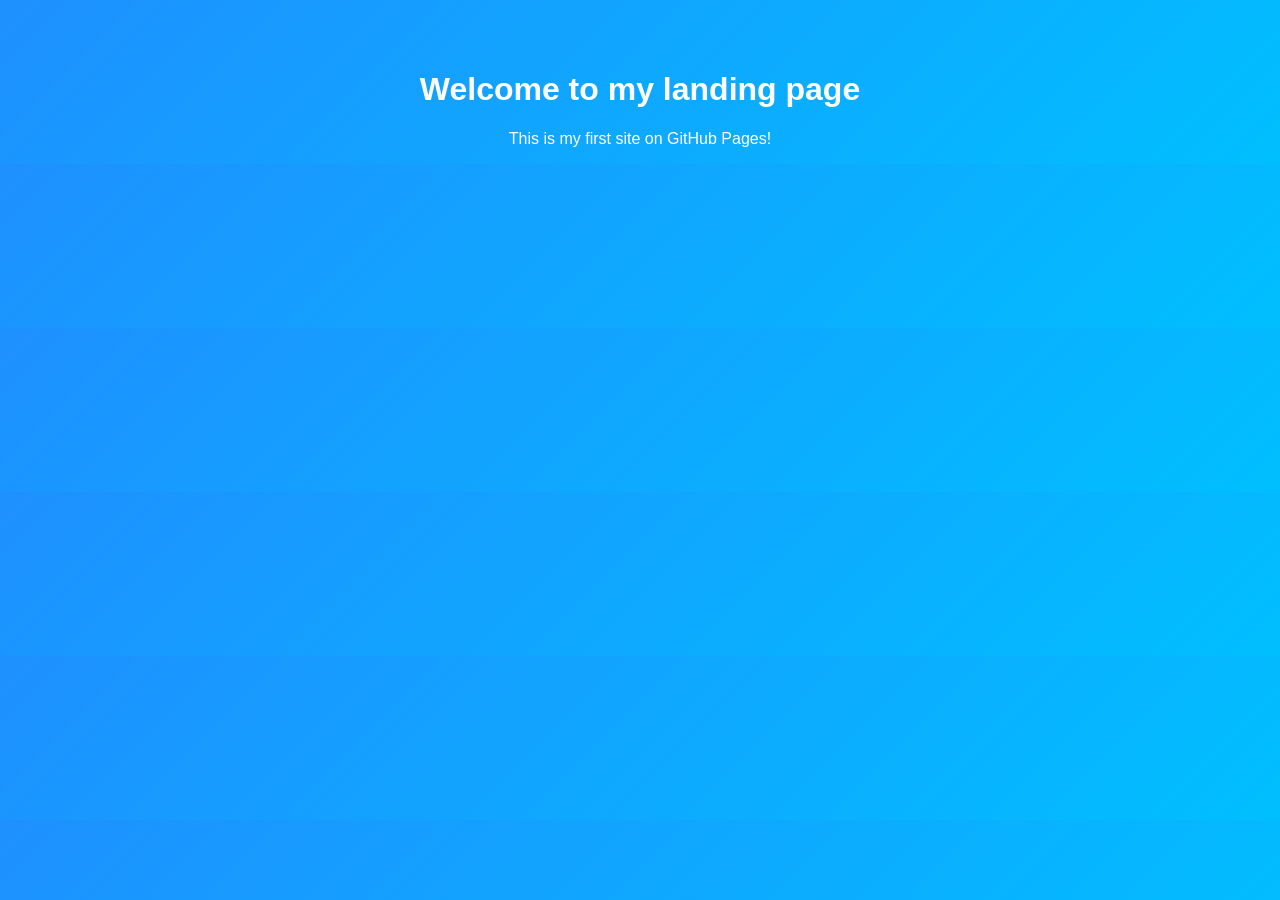
<file: my-site/index.html>
<!DOCTYPE html>
<html lang="en">
<head>
  <meta charset="UTF-8">
  <title>My Landing Page</title>
  <link rel="stylesheet" href="assets/css/style.css">
</head>
<body>
  <h1>Welcome to my landing page</h1>
  <p>This is my first site on GitHub Pages!</p>
</body>
</html>
</file>
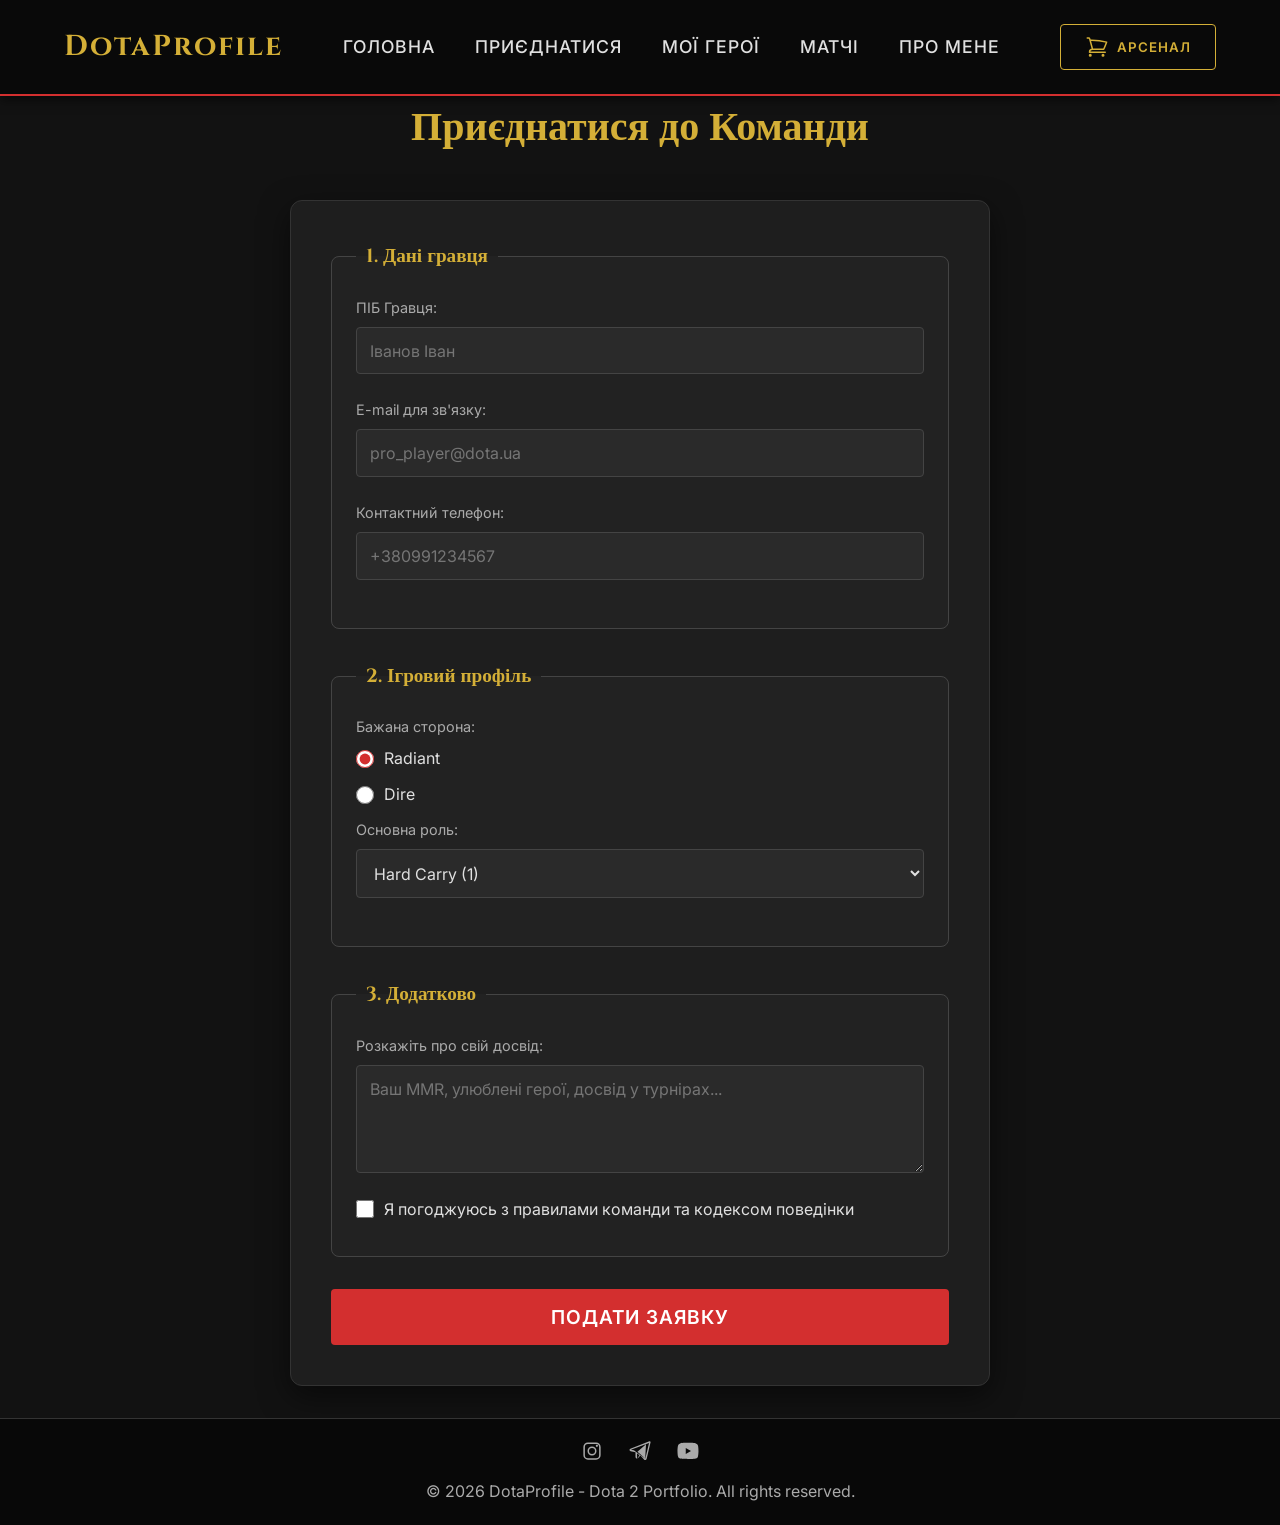
<file: register.html>
<!DOCTYPE html>
<html lang="uk">
<head>
  <meta charset="UTF-8">
  <meta name="viewport" content="width=device-width, initial-scale=1.0">
  <title>Приєднатися до Команди - DotaProfile</title>
  <link rel="stylesheet" href="assets/css/style.css">
  <link rel="stylesheet" href="assets/css/form.css">
  <link rel="preconnect" href="https://fonts.googleapis.com">
  <link rel="preconnect" href="https://fonts.gstatic.com" crossorigin>
  <link href="https://fonts.googleapis.com/css2?family=Cinzel:wght@500;700&family=Inter:wght@400;500;600&display=swap" rel="stylesheet">
</head>
<body>

  <header class="header">
    <div class="logo">DotaProfile</div>
         
    <button class="menu-toggle" aria-label="Відкрити меню">
      <svg xmlns="http://www.w3.org/2000/svg" width="32" height="32" fill="var(--gold)" viewBox="0 0 256 256">
        <path d="M224,128a8,8,0,0,1-8,8H40a8,8,0,0,1,0-16H216A8,8,0,0,1,224,128ZM40,72H216a8,8,0,0,0,0-16H40a8,8,0,0,0,0,16ZM216,184H40a8,8,0,0,0,0,16H216a8,8,0,0,0,0-16Z"></path>
      </svg>
    </button>

    <nav class="main-nav">
      <ul class="nav-list">
        <li><a href="index.html">Головна</a></li>
        <li><a href="register.html">Приєднатися</a></li>
        <li><a href="heroes.html">Мої Герої</a></li>
        <li><a href="#">Матчі</a></li>
        <li><a href="#">Про мене</a></li>
      </ul>
    </nav>
  
    <div class="user-actions">
      <button class="btn btn-cart">
        <svg xmlns="http://www.w3.org/2000/svg" width="24" height="24" fill="none" viewBox="0 0 24 24" stroke-width="1.5" stroke="currentColor">
          <path stroke-linecap="round" stroke-linejoin="round" d="M2.25 3h1.386c.51 0 .955.343 1.087.835l.383 1.437M7.5 14.25a3 3 0 00-3 3h15.75m-12.75-3h11.218c1.121-2.3 2.1-4.684 2.924-7.138a60.114 60.114 0 00-16.536-1.84M7.5 14.25L5.106 5.272M6 20.25a.75.75 0 11-1.5 0 .75.75 0 011.5 0zm12.75 0a.75.75 0 11-1.5 0 .75.75 0 011.5 0z" />
        </svg>
        <span>Арсенал</span>
      </button>
    </div>
  </header>

  <main class="container">
    <h2 class="section-title">Приєднатися до Команди</h2>
    
    <form action="#" method="POST" class="register-form">
      <fieldset>
        <legend>1. Дані гравця</legend>
        <div class="form-group">
          <label for="fullName">ПІБ Гравця:</label>
          <input
            type="text"
            id="fullName"
            name="fullName"
            required
            placeholder="Іванов Іван"
          />
        </div>
        <div class="form-group">
          <label for="email">E-mail для зв'язку:</label>
          <input type="email" id="email" name="email" required placeholder="pro_player@dota.ua" />
        </div>
        <div class="form-group">
          <label for="phone">Контактний телефон:</label>
          <input
            type="tel"
            id="phone"
            name="phone"
            pattern="[\+]\d{12}"
            placeholder="+380991234567"
            required
            title="Формат: +380XXXXXXXXX"
          />
        </div>
      </fieldset>

      <fieldset>
        <legend>2. Ігровий профіль</legend>
        <div class="form-radio-group">
          <p>Бажана сторона:</p>
          <div class="form-radio">
            <input type="radio" id="sideRadiant" name="side" value="radiant" checked />
            <label for="sideRadiant">Radiant</label>
          </div>
          <div class="form-radio">
            <input type="radio" id="sideDire" name="side" value="dire" />
            <label for="sideDire">Dire</label>
          </div>
        </div>

        <div class="form-group">
          <label for="role">Основна роль:</label>
          <select id="role" name="role">
            <option value="hard_carry">Hard Carry (1)</option>
            <option value="mid_lane">Mid Lane (2)</option>
            <option value="offlane">Offlane (3)</option>
            <option value="soft_support">Soft Support (4)</option>
            <option value="hard_support">Hard Support (5)</option>
          </select>
        </div>
      </fieldset>

      <fieldset>
        <legend>3. Додатково</legend>
        <div class="form-group">
          <label for="about">Розкажіть про свій досвід:</label>
          <textarea id="about" name="about" rows="4" placeholder="Ваш MMR, улюблені герої, досвід у турнірах..."></textarea>
        </div>
        <div class="form-checkbox">
          <input type="checkbox" id="terms" name="terms" required>
          <label for="terms">Я погоджуюсь з правилами команди та кодексом поведінки</label>
        </div>
      </fieldset>

      <div class="form-actions">
        <button type="submit" class="btn btn-primary btn-submit">Подати заявку</button>
      </div>
    </form>
  </main>

  <footer class="footer">
    <div class="container text-center">
      <ul class="social-links">
        <li>
          <a href="#" aria-label="Instagram">
            <svg xmlns="http://www.w3.org/2000/svg" width="24" height="24" fill="currentColor" viewBox="0 0 256 256">
              <path d="M128,80a48,48,0,1,0,48,48A48.05,48.05,0,0,0,128,80Zm0,80a32,32,0,1,1,32-32A32.04,32.04,0,0,1,128,160ZM172,36H84A48.05,48.05,0,0,0,36,84v88a48.05,48.05,0,0,0,48,48h88a48.05,48.05,0,0,0,48-48V84A48.05,48.05,0,0,0,172,36Zm32,136a32.04,32.04,0,0,1-32,32H84a32.04,32.04,0,0,1-32-32V84A32.04,32.04,0,0,1,84,52h88a32.04,32.04,0,0,1,32,32ZM192,72a12,12,0,1,1-12-12A12,12,0,0,1,192,72Z"></path>
            </svg>
          </a>
        </li>
        <li>
          <a href="#" aria-label="Telegram">
            <svg xmlns="http://www.w3.org/2000/svg" width="24" height="24" fill="currentColor" viewBox="0 0 256 256">
              <path d="M236.88,26.19a9,9,0,0,0-9.16-1.57L25.06,103.93a14.22,14.22,0,0,0,2.43,27.21L80,141.45V192a15.92,15.92,0,0,0,10,14.83,15.91,15.91,0,0,0,17.51-3.73l25.32-26.26L173,220a15.88,15.88,0,0,0,10.51,4,16.3,16.3,0,0,0,5-.79,15.85,15.85,0,0,0,10.67-11.63L240.77,35.11A9,9,0,0,0,236.88,26.19ZM183.53,208,100.85,135.5,192,56.65Zm-87,2.22V151.49l25.13,22ZM224.23,42.85,185.07,208.2l-3.32-.27L63,121.29l-31.54-7.2Z"></path>
            </svg>
          </a>
        </li>
        <li>
          <a href="#" aria-label="YouTube">
            <svg xmlns="http://www.w3.org/2000/svg" width="24" height="24" fill="currentColor" viewBox="0 0 256 256">
              <path d="M234.4,69.58a32.39,32.39,0,0,0-22.78-22.9C191.5,41.25,128,41.25,128,41.25s-63.5,0-83.62,5.43a32.39,32.39,0,0,0-22.78,22.9C16.17,89.7,16,128,16,128s.17,38.3,5.6,58.42a32.39,32.39,0,0,0,22.78,22.9c20.12,5.43,83.62,5.43,83.62,5.43s63.5,0,83.62-5.43a32.39,32.39,0,0,0,22.78-22.9C239.83,166.3,240,128,240,128S239.83,89.7,234.4,69.58ZM104,160V96l56,32Z"></path>
            </svg>
          </a>
        </li>
      </ul>
      <p>&copy; 2026 DotaProfile - Dota 2 Portfolio. All rights reserved.</p>
    </div>
  </footer>

  <script src="assets/js/main.js"></script>
</body>
</html>
</file>
<file: my-site/assets/css/style.css>
body {
  margin: 0;
  font-family: Arial, sans-serif;
  background: linear-gradient(135deg, #1e90ff, #00bfff);
  color: white;
  text-align: center;
  padding-top: 50px;
}
</file>
<file: assets/css/style.css>
:root {
  --bg-dark: #121212;
  --bg-card: #1e1e1e;
  --text-primary: #e0e0e0;
  --text-secondary: #aaaaaa;
  --accent-color: #d32f2f;
  --accent-hover: #b71c1c;
  --gold: #d4af37;
}

* {
  box-sizing: border-box;
  margin: 0;
  padding: 0;
}

body {
  font-family: 'Inter', sans-serif;
  background-color: var(--bg-dark);
  color: var(--text-primary);
  line-height: 1.6;
}

h1,
h2,
h3,
.logo {
  font-family: 'Cinzel', serif;
  color: var(--text-primary);
}

a {
  text-decoration: none;
  color: inherit;
}

.container {
  max-width: 1200px;
  margin: 0 auto;
  padding: 0 15px;
}

.header {
  display: flex;
  justify-content: space-between;
  align-items: center;
  padding: 1.5rem 5%;
  background-color: rgba(10, 10, 10, 0.95);
  border-bottom: 2px solid var(--accent-color);
  box-shadow: 0 4px 10px rgba(0, 0, 0, 0.5);
  position: sticky;
  top: 0;
  z-index: 100;
}

.logo {
  font-size: 1.8rem;
  font-weight: 700;
  color: var(--gold);
  letter-spacing: 2px;
}

.main-nav ul {
  display: flex;
  gap: 2.5rem;
  list-style: none;
}

.main-nav a {
  font-weight: 500;
  font-size: 1.1rem;
  text-transform: uppercase;
  letter-spacing: 1px;
  transition: color 0.3s;
}

.main-nav a:hover {
  color: var(--accent-color);
}

.btn {
  padding: 0.6rem 1.5rem;
  border: none;
  border-radius: 4px;
  cursor: pointer;
  font-weight: 600;
  font-family: 'Inter', sans-serif;
  transition: all 0.3s;
  text-transform: uppercase;
  letter-spacing: 1px;
}

.btn-primary {
  background-color: var(--accent-color);
  color: white;
}

.btn-primary:hover {
  background-color: var(--accent-hover);
  box-shadow: 0 0 10px var(--accent-color);
}

.btn-cart {
  display: flex;
  align-items: center;
  gap: 0.5rem;
  background-color: transparent;
  color: var(--gold);
  border: 1px solid var(--gold);
}

.btn-cart:hover {
  background-color: var(--gold);
  color: var(--bg-dark);
}

.menu-toggle {
  display: none;
  background: none;
  border: none;
  cursor: pointer;
  color: var(--gold);
  transition: color 0.3s;
}

.menu-toggle:hover {
  color: var(--accent-color);
  filter: drop-shadow(0 0 5px var(--gold));
}

.hero-section {
  padding: 4rem 0;
  background: radial-gradient(circle at center, #2a2a2a 0%, #121212 100%);
  border-bottom: 1px solid #333;
}

.hero-container {
  display: flex;
  align-items: center;
  justify-content: space-between;
  gap: 2rem;
}

.hero-text {
  flex: 1;
}

.hero-text h1 {
  font-size: 3rem;
  color: var(--gold);
  margin-bottom: 1rem;
}

.hero-text p {
  font-size: 1.2rem;
  color: var(--text-secondary);
}

.hero-image {
  flex: 1;
  text-align: right;
}

.hero-image img {
  max-width: 300px;
  filter: drop-shadow(0 0 15px rgba(211, 47, 47, 0.5));
}

.page-layout {
  display: grid;
  grid-template-columns: 250px 1fr;
  gap: 2rem;
  padding: 2rem 5%;
}

.sidebar {
  background-color: var(--bg-card);
  padding: 20px;
  border-radius: 12px;
  border: 1px solid #333;
}

.sidebar h3 {
  color: var(--gold);
  margin-bottom: 15px;
}

.sidebar ul {
  list-style: none;
}

.sidebar li {
  margin-bottom: 10px;
  color: var(--text-secondary);
  display: flex;
  align-items: center;
  gap: 8px;
  cursor: pointer;
}

.filter-list {
  list-style: none;
}

.filter-item {
  display: flex;
  align-items: center;
  gap: 10px;
  margin-bottom: 15px;
  color: var(--text-secondary);
  transition: color 0.3s;
}

.filter-item:hover {
  color: var(--gold);
}

.filter-icon {
  width: 22px;
  height: 22px;
  flex-shrink: 0;
}

.filter-icon.strength { color: #ff4b2b; }
.filter-icon.agility { color: #00ff00; }
.filter-icon.intelligence { color: #00d2ff; }

.section-title {
  text-align: center;
  margin-bottom: 40px;
  font-size: 2.5rem;
  color: var(--gold);
}

.products-grid {
  display: grid;
  grid-template-columns: repeat(auto-fill, minmax(280px, 1fr));
  gap: 2rem;
}

.product-card {
  display: flex;
  flex-direction: column;
  background-color: var(--bg-card);
  border: 1px solid #333;
  padding: 20px;
  border-radius: 12px;
  transition: transform 0.3s, box-shadow 0.3s, border-color 0.3s;
}

.product-card:hover {
  transform: translateY(-10px);
  box-shadow: 0 10px 20px rgba(0, 0, 0, 0.5);
  border-color: var(--gold);
}

.product-img {
  width: 100%;
  height: 200px;
  object-fit: cover;
  border-radius: 8px;
  margin-bottom: 15px;
  border: 1px solid #444;
  background: radial-gradient(circle, #333, #111);
}

.product-title {
  font-size: 1.5rem;
  margin-bottom: 10px;
  color: var(--text-primary);
}

.product-desc {
  font-size: 0.95rem;
  color: var(--text-secondary);
  margin-bottom: 15px;
}

.product-stat {
  font-size: 1.1rem;
  font-weight: 700;
  margin-bottom: 20px;
  color: var(--gold);
  font-family: 'Cinzel', serif;
}

.product-card .btn-buy {
  margin-top: auto;
  padding: 12px;
  background-color: #333;
  color: var(--gold);
  border: 1px solid var(--gold);
  border-radius: 4px;
  cursor: pointer;
  font-weight: bold;
  text-transform: uppercase;
  transition: all 0.3s;
  width: 100%;
}

.product-card .btn-buy:hover {
  background-color: var(--gold);
  color: var(--bg-dark);
}

.footer {
  background-color: #080808;
  padding: 20px;
  border-top: 1px solid #333;
}

.text-center {
  text-align: center;
  color: var(--text-secondary);
}

.social-links {
  display: flex;
  justify-content: center;
  align-items: center;
  gap: 1.5rem;
  list-style: none;
  margin-bottom: 1rem;
  padding: 0;
}

.social-links a svg {
  fill: var(--text-secondary);
  transition: all 0.3s;
}

.social-links a:hover svg {
  fill: var(--gold);
  transform: translateY(-3px);
}

.social-links svg {
  display: block;
}

@media screen and (max-width: 768px) {
  .header {
    padding: 1rem 5%;
  }

  .menu-toggle {
    display: block;
  }

  .main-nav ul {
    display: none;
  }

  .main-nav.active ul {
    display: flex;
    flex-direction: column;
    position: absolute;
    top: 100%;
    left: 0;
    width: 100%;
    background: rgba(10, 10, 10, 0.98);
    padding: 20px;
    border-bottom: 2px solid var(--accent-color);
    gap: 1.5rem;
    box-shadow: 0 10px 20px rgba(0,0,0,0.5);
  }

  .hero-section {
    padding: 2rem 0;
  }

  .hero-container {
    flex-direction: column-reverse;
    text-align: center;
  }

  .hero-text h1 {
    font-size: 2rem;
  }

  .hero-text p {
    font-size: 1rem;
  }

  .hero-image img {
    max-width: 200px;
  }

  .page-layout {
    grid-template-columns: 1fr;
    padding: 1rem;
    gap: 1.5rem;
  }

  .section-title {
    font-size: 1.8rem;
    margin-bottom: 25px;
  }

  .products-grid {
    grid-template-columns: 1fr;
  }

  h2 {
    font-size: 1.5rem;
  }
}

@media screen and (max-width: 480px) {
  .header {
    padding: 0.8rem 1rem;
  }

  .logo {
    font-size: 1.4rem;
  }

  .btn-cart span {
    display: none;
  }
  
  .btn-cart {
    padding: 0.5rem;
  }
}
</file>
<file: assets/css/form.css>
.register-form {
  max-width: 700px;
  margin: 2rem auto;
  background: var(--bg-card);
  padding: 2.5rem;
  border-radius: 12px;
  border: 1px solid #333;
  box-shadow: 0 10px 30px rgba(0, 0, 0, 0.5);
}

fieldset {
  border: 1px solid #444;
  padding: 1.5rem;
  margin-bottom: 2rem;
  border-radius: 8px;
  background: rgba(255, 255, 255, 0.02);
}

legend {
  padding: 0 10px;
  color: var(--gold);
  font-family: 'Cinzel', serif;
  font-weight: 700;
  font-size: 1.2rem;
}

.form-group {
  display: flex;
  flex-direction: column;
  margin-bottom: 1.5rem;
}

.form-group label {
  margin-bottom: 0.5rem;
  color: var(--text-secondary);
  font-size: 0.9rem;
}

.form-group input,
.form-group select,
.form-group textarea {
  padding: 0.8rem;
  background: #2a2a2a;
  border: 1px solid #444;
  border-radius: 4px;
  color: var(--text-primary);
  font-size: 1rem;
  font-family: inherit;
  transition: border-color 0.3s, box-shadow 0.3s;
}

.form-group input:focus,
.form-group select:focus,
.form-group textarea:focus {
  outline: none;
  border-color: var(--gold);
  box-shadow: 0 0 8px rgba(212, 175, 55, 0.3);
}

.form-radio-group p {
  color: var(--text-secondary);
  font-size: 0.9rem;
  margin-bottom: 0.5rem;
}

.form-radio, .form-checkbox {
  display: flex;
  align-items: center;
  gap: 10px;
  margin-bottom: 10px;
  cursor: pointer;
}

.form-radio input, .form-checkbox input {
  width: 18px;
  height: 18px;
  accent-color: var(--accent-color);
}

.btn-submit {
  width: 100%;
  padding: 1rem;
  font-size: 1.2rem;
}

.form-group input:invalid:focus {
  border-color: #ff4d4d !important;
  box-shadow: 0 0 8px rgba(255, 77, 77, 0.3) !important;
}

.form-group input:valid:not(:placeholder-shown) {
  border-color: #4caf50;
}

@media (max-width: 600px) {
  .register-form {
    padding: 1.5rem;
    margin: 1rem;
  }
}
</file>
